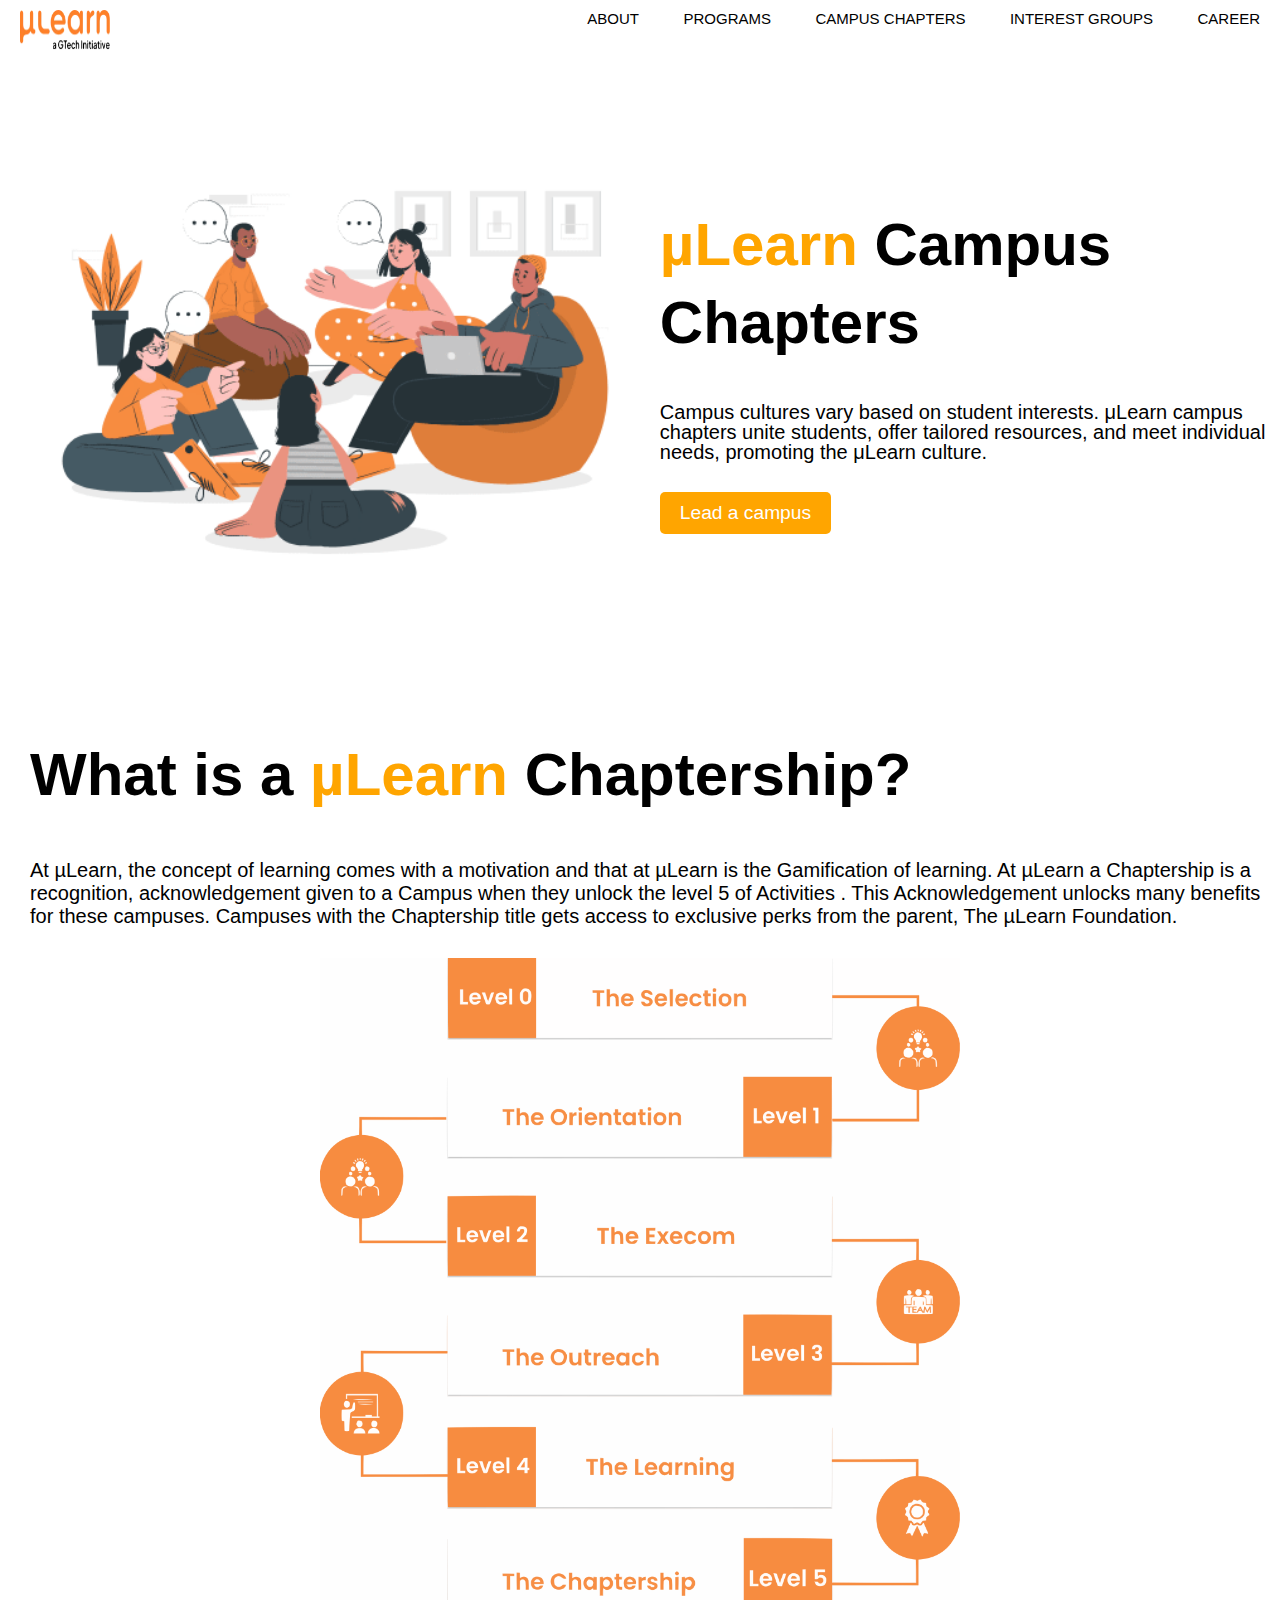
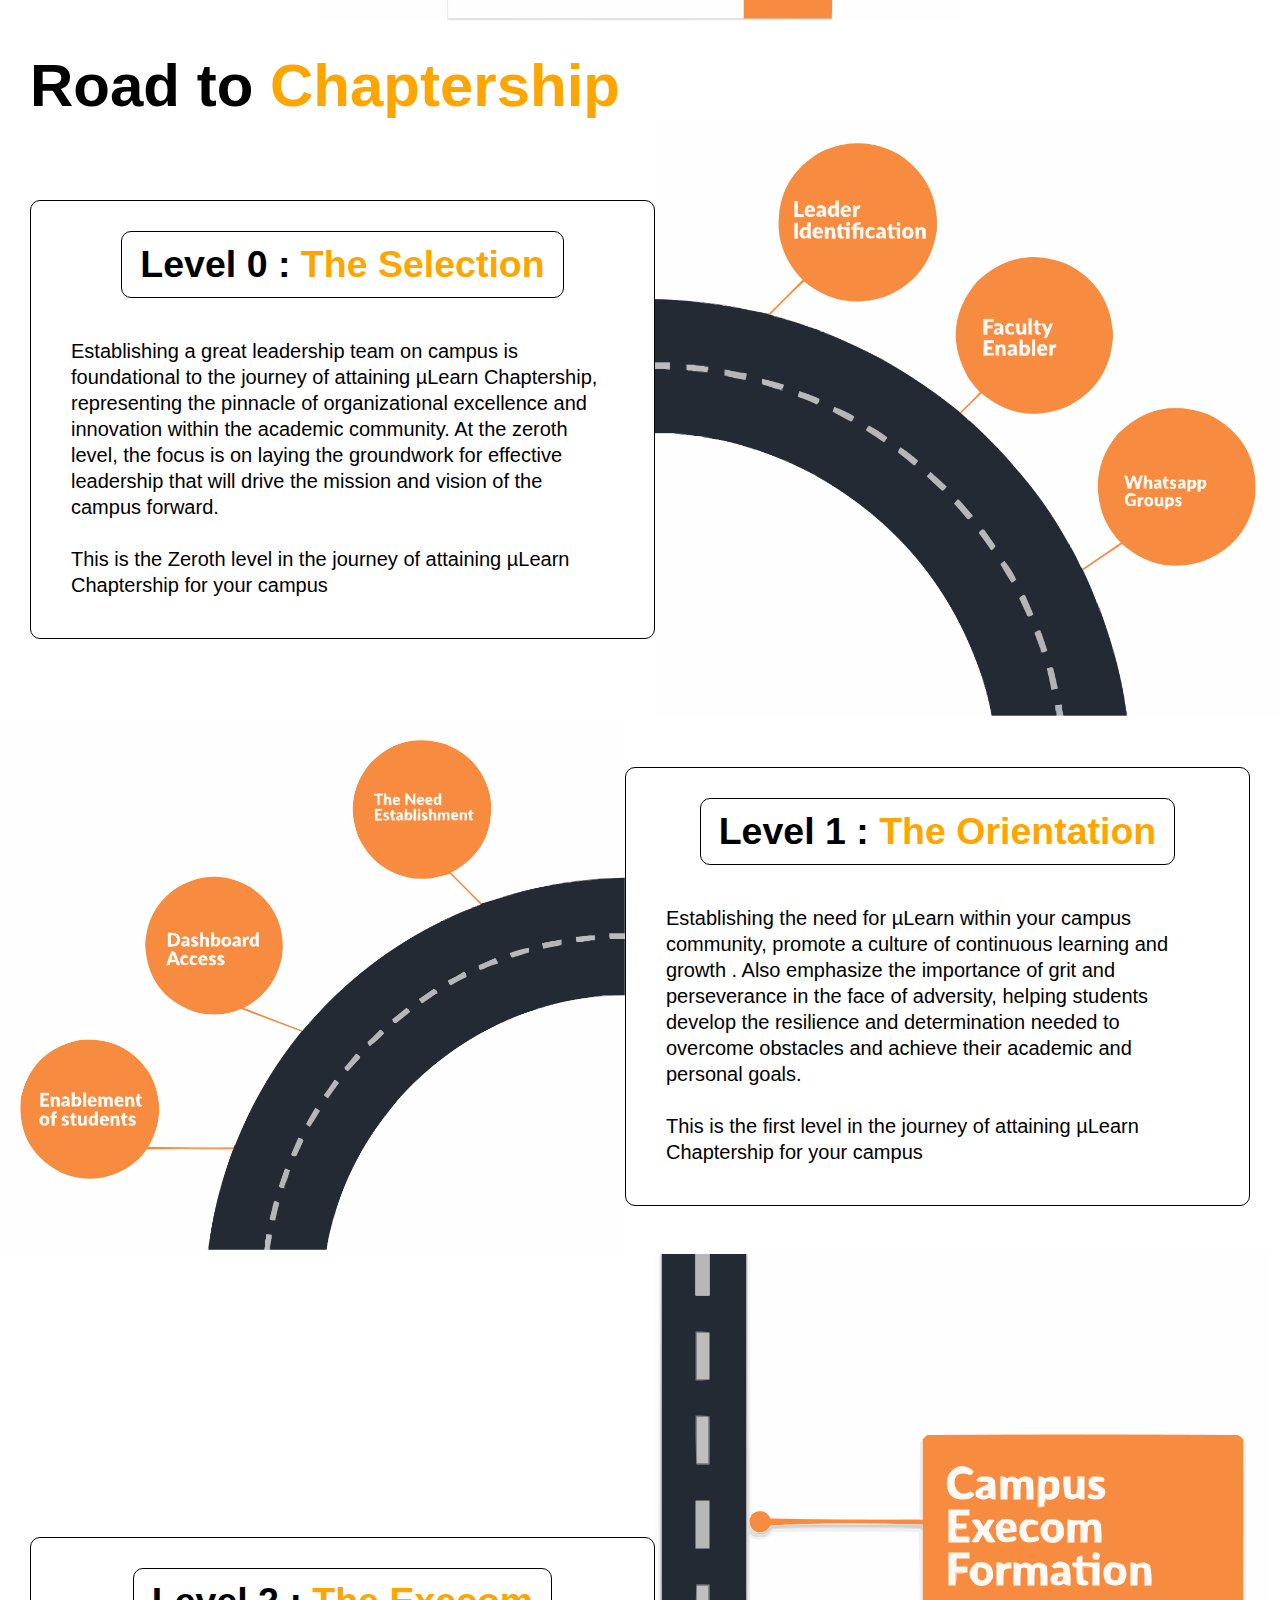
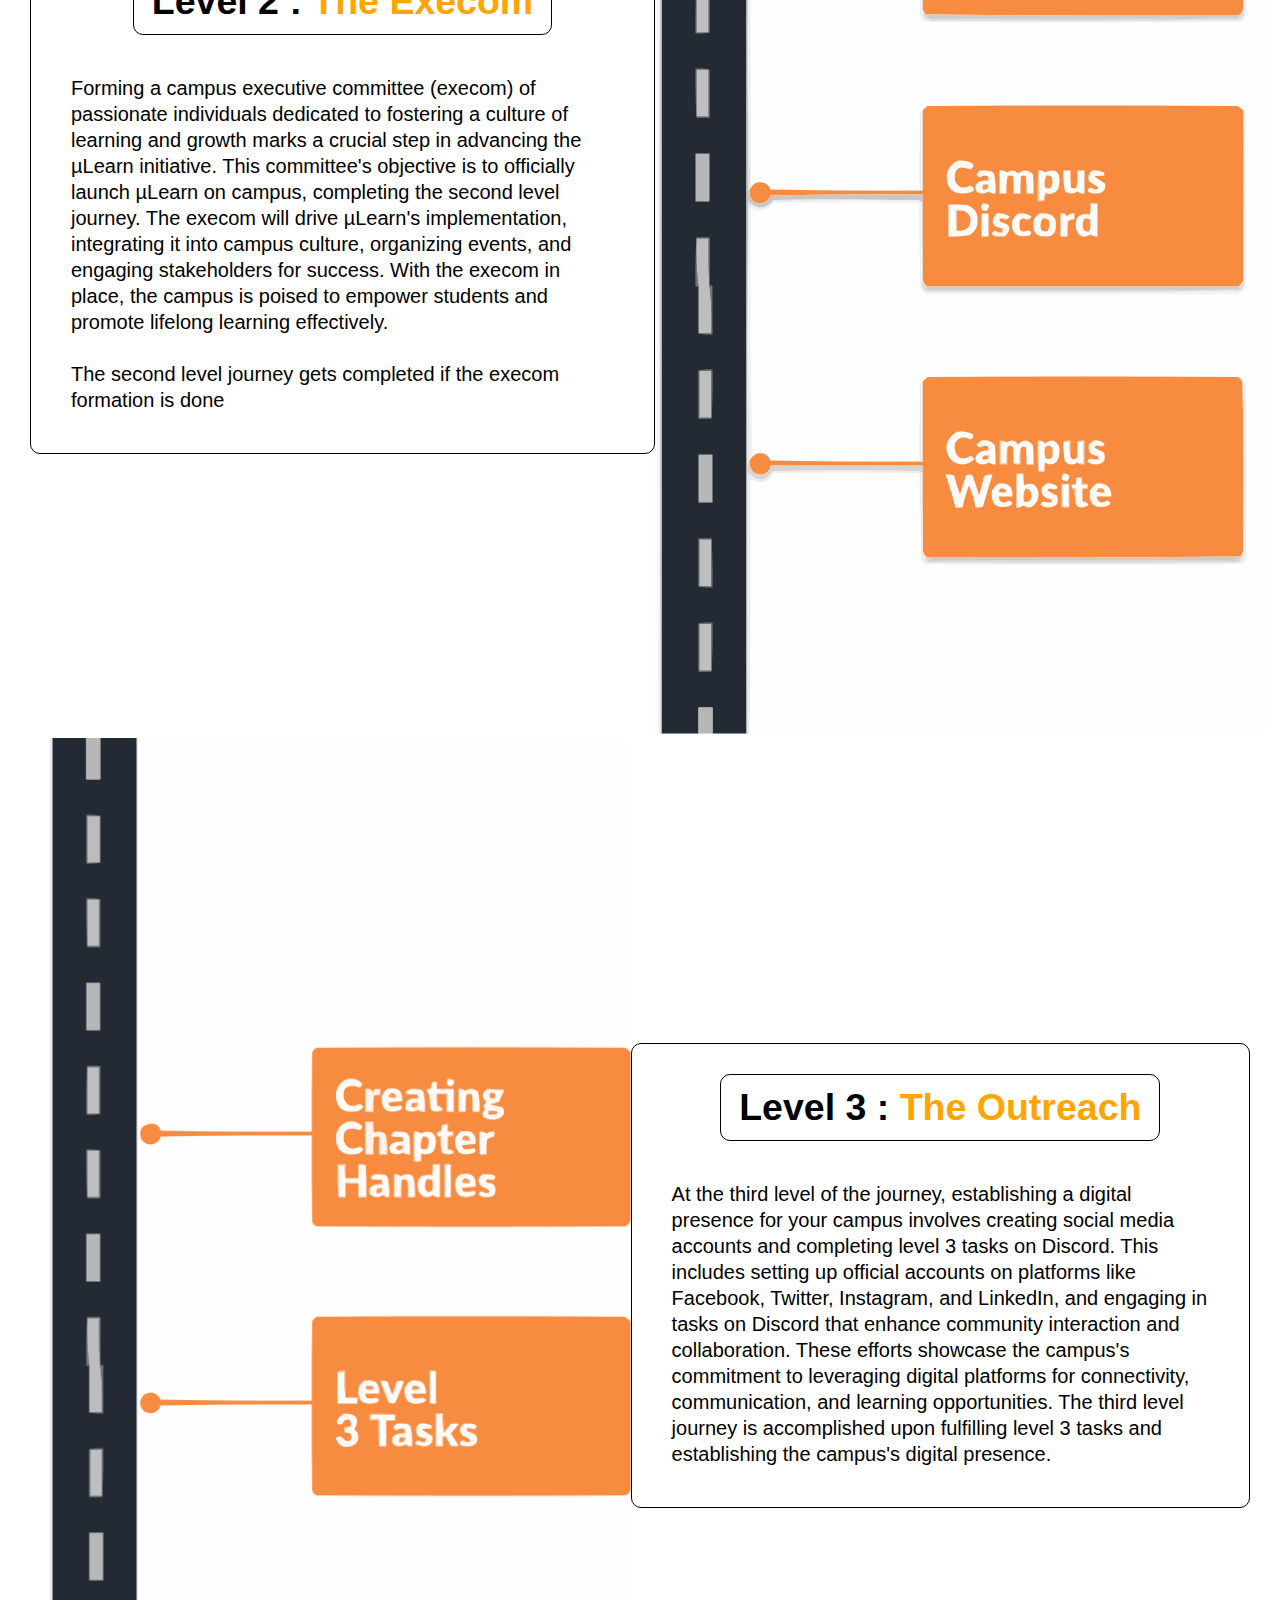
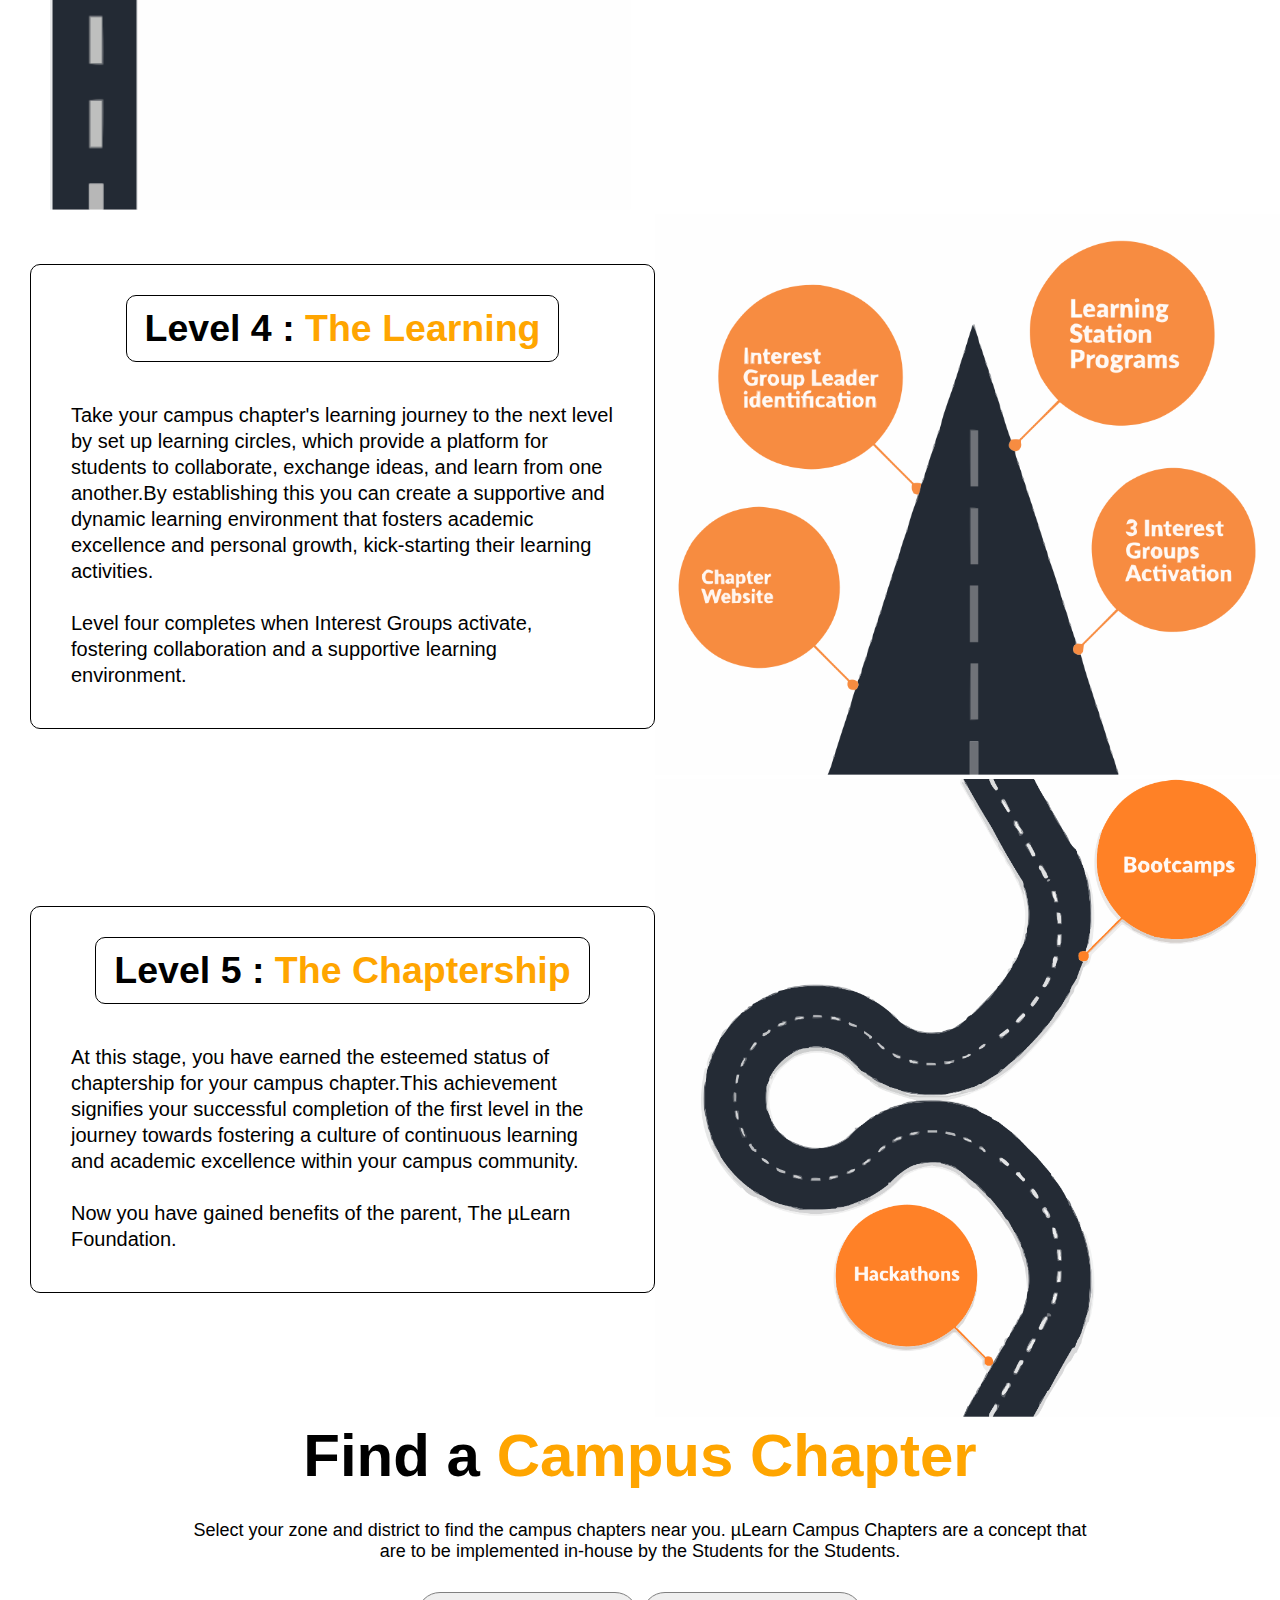
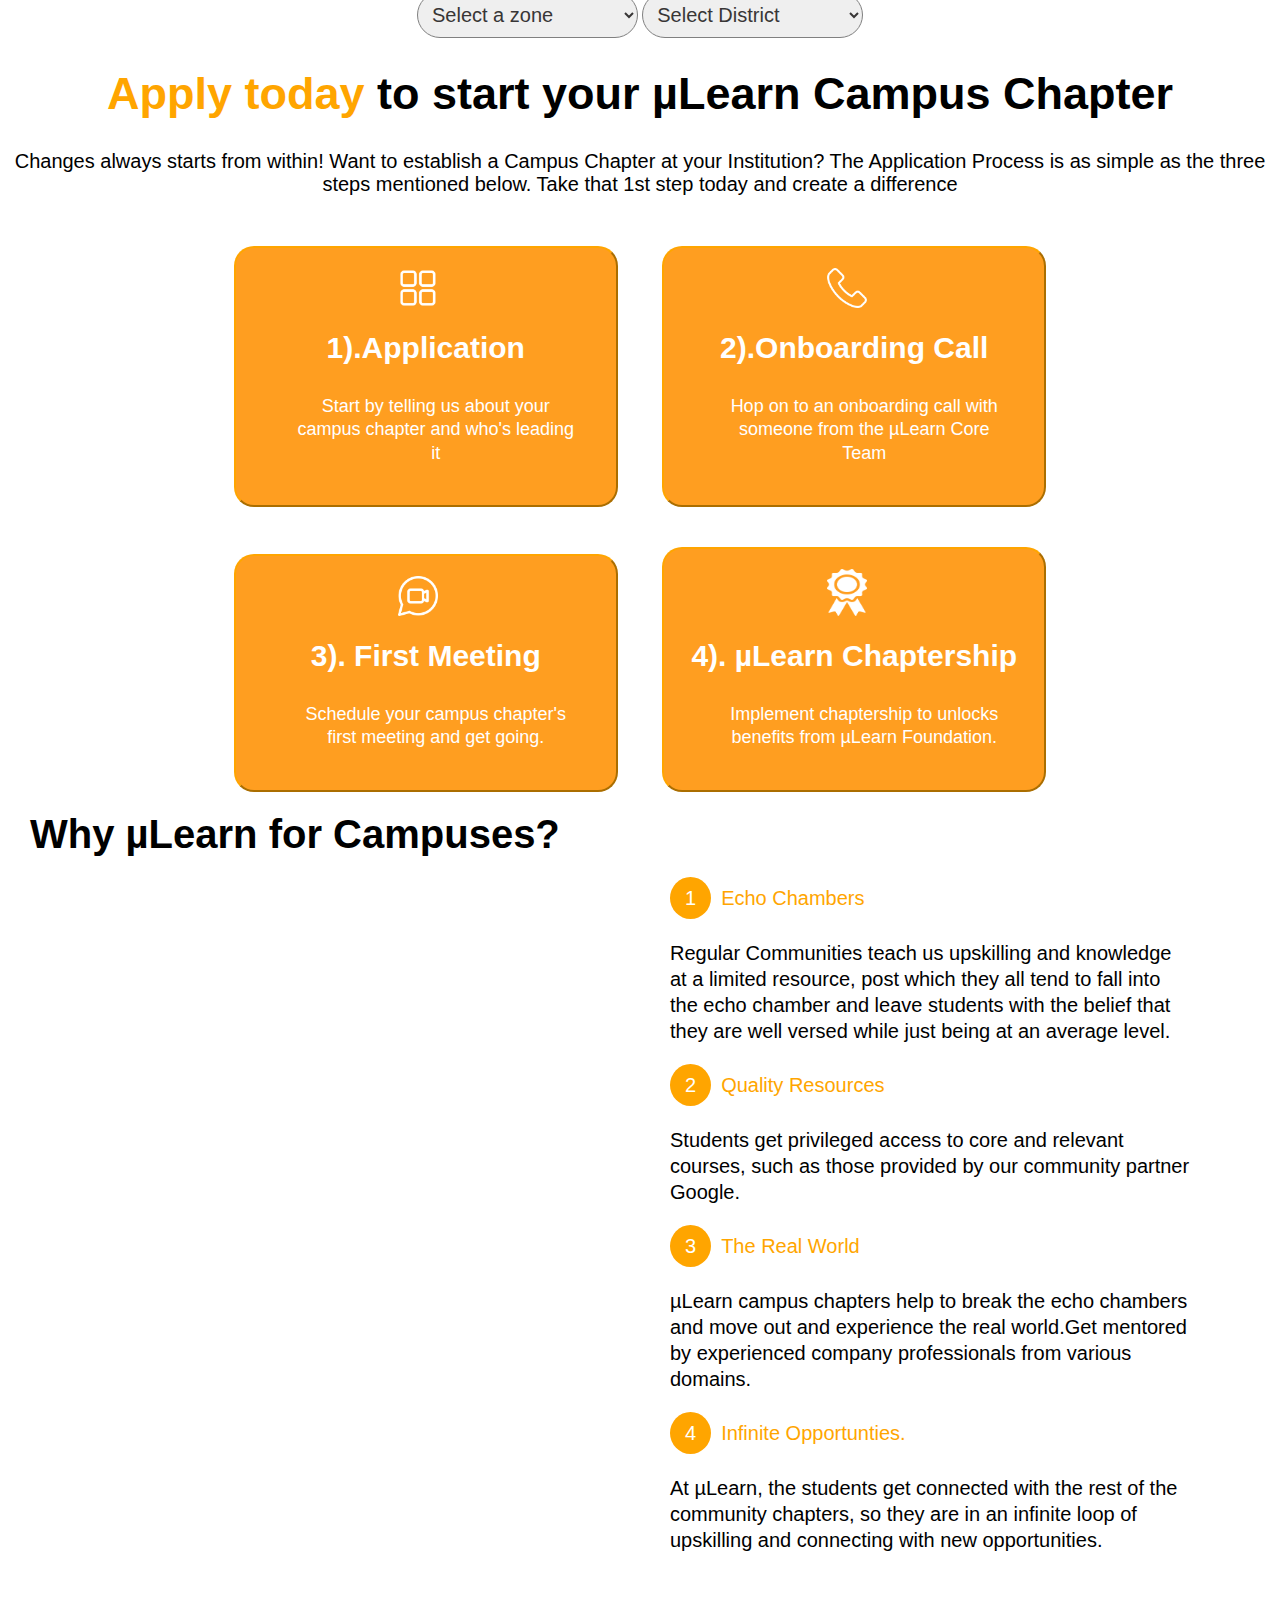
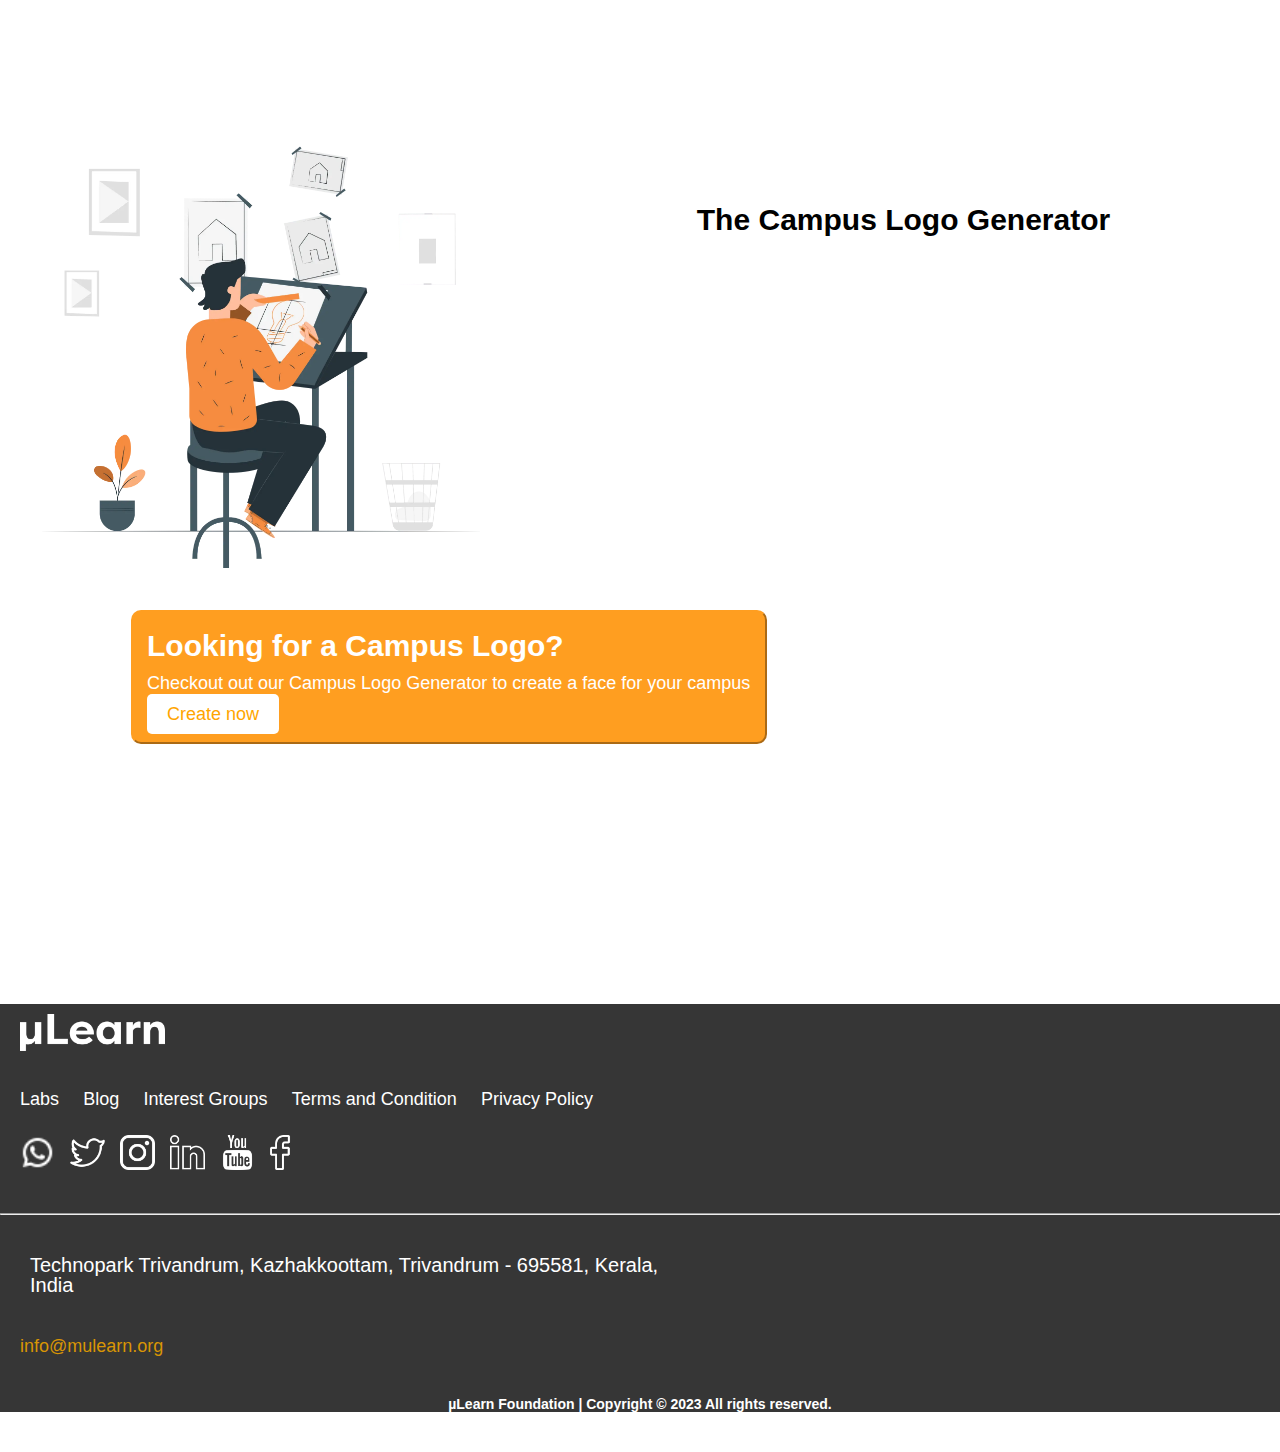
<file: index.html>
<!DOCTYPE html>
<html lang="en">
<head>
    <meta charset="UTF-8">
    <meta name="viewport" content="width=device-width, initial-scale=1.0">
    <title>Mulearn</title>
    <link rel="stylesheet" href="mulearn.css">
</head>
<body>
    <div class="top_image">
        <img src="images_mulearn\nav-img.webp">
    </div>
    <div class="top">
        <ul>
            <li>About</li>
            <li>Programs</li>
            <li>Campus Chapters</li>
            <li>Interest Groups</li>
            <li>Career</li>
          </ul>
    </div>
    <div class="image">
        <img src="images_mulearn\mu.gif">
        <div class="gif">
            <h1><span class="orange">µLearn</span> Campus <br>Chapters</h1>
            <p>Campus cultures vary based on student interests. μLearn campus chapters unite students, 
                offer tailored resources, and meet individual needs, promoting the μLearn culture.</p>
            <button><a href="https://airtable.com/appraK5skTehbeWyA/shrL3j7CU9xA55hs1">Lead a campus</a></button>
        </div>
    </div>

    <div class="chaptership">
        <h1><p>What is a <span class="orange">µLearn</span> Chaptership?</p></h1>
        <p>At µLearn, the concept of learning comes with a motivation and that at µLearn is the Gamification of learning. 
        At µLearn a Chaptership is a recognition, acknowledgement given to a Campus when they unlock the level 5 of Activities .
        This Acknowledgement unlocks many benefits for these campuses. 
        Campuses with the Chaptership title gets access to exclusive perks from the parent, The µLearn Foundation.</p>
        <img src="images_mulearn\chaptership.png" alt="chaptership">
    </div>
    <div class="road">
        <h1>Road to <span class="orange">Chaptership</span></h1>
    </div>
    <div class="flexrow">
        <div class="flex1">
            <div class="head"><h2>Level 0 : <span class="heading"> The Selection</span></h2></div>
            <p>Establishing a great leadership team on campus is foundational to the journey of attaining µLearn Chaptership, representing the pinnacle of organizational excellence and innovation within the academic community. At the zeroth level, the focus is on laying the groundwork for effective leadership that will drive the mission and vision of the campus forward.
                <br><br>This is the Zeroth level in the journey of attaining µLearn Chaptership for your campus</p>
        </div>
        <div class="img1">
            <img src="images_mulearn\level0.png">
        </div>
    </div>
    <div class="flexrow">
        <div class="img1">
            <img src="images_mulearn\level1.png">
        </div>
        <div class="flex2">
            <div class="head"><h2>Level 1 : <span class="heading">The Orientation</span></h2></div>
            <p>Establishing the need for µLearn within your campus community, promote a culture of continuous learning and growth . Also emphasize the importance of grit and perseverance in the face of adversity, helping students develop the resilience and determination needed to overcome obstacles and achieve their academic and personal goals.
            <br><br>This is the first level in the journey of attaining µLearn Chaptership for your campus</p>
        </div>
    </div>
    <div class="flexrow">
        <div class="flex1">
            <div class="head"><h2>Level 2 : <span class="heading">The Execom</span></h2></div>
            <p>Forming a campus executive committee (execom) of passionate individuals dedicated to fostering a culture of learning and growth marks a crucial step in advancing the µLearn initiative. This committee's objective is to officially launch µLearn on campus, completing the second level journey. The execom will drive µLearn's implementation, integrating it into campus culture, organizing events, and engaging stakeholders for success. With the execom in place, the campus is poised to empower students and promote lifelong learning effectively.
            <br><br>The second level journey gets completed if the execom formation is done</p>
        </div>
        <div class="img1">
            <img src="images_mulearn\level2.png">
        </div>
    </div>
    <div class="flexrow">
        <div class="img2">
            <img src="images_mulearn\level3.png">
        </div>
        <div class="flex2">
            <div class="head"><h2>Level 3 : <span class="heading">The Outreach</span></h2></div>
            <p>At the third level of the journey, establishing a digital presence for your campus involves creating social media accounts and completing level 3 tasks on Discord. This includes setting up official accounts on platforms like Facebook, Twitter, Instagram, and LinkedIn, and engaging in tasks on Discord that enhance community interaction and collaboration. These efforts showcase the campus's commitment to leveraging digital platforms for connectivity, communication, and learning opportunities.
                The third level journey is accomplished upon fulfilling level 3 tasks and establishing the campus's digital presence.</p>
        </div>
    </div>
    <div class="flexrow">
        <div class="flex1">
            <div class="head"><h2>Level 4 : <span class="heading">The Learning</span></h2></div>
            <p>Take your campus chapter's learning journey to the next level by set up learning circles, which provide a platform for students to collaborate, exchange ideas, and learn from one another.By establishing this you can create a supportive and dynamic learning environment that fosters academic excellence and personal growth, kick-starting their learning activities.
            <br><br>Level four completes when Interest Groups activate, fostering collaboration and a supportive learning environment.</p>
        </div>
        <div class="img1">
            <img src="images_mulearn\level4.png">
        </div>
    </div>
    <div class="flexrow">
        <div class="flex1">
            <div class="head"><h2>Level 5 : <span class="heading">The Chaptership</span></h2></div>
            <p>At this stage, you have earned the esteemed status of chaptership for your campus chapter.This achievement signifies your successful completion of the first level in the journey towards fostering a culture of continuous learning and academic excellence within your campus community.
            <br><br>Now you have gained benefits of the parent, The µLearn Foundation.</p>
        </div>
        <div class="img1">
            <img src="images_mulearn\level5.png">
        </div>
    </div>

    <div class="find">
        <h1>Find a <span class="orange">Campus Chapter</span></h1>
        <p>Select your zone and district to find the campus chapters near you. 
        µLearn Campus Chapters are a concept that are to be implemented in-house by the Students for the Students.</p>
        <select>
            <option>Select a zone</option>
            <option>North</option>
            <option>Central</option>
            <option>South</option>
        </select>
        <select>
            <option>Select District</option>
            <option>Allapuzha</option>
            <option>Ernakulam</option>
            <option>Idukki</option>
            <option>Kannur</option>
            <option>Kasargod</option>
            <option>Kollam</option>
            <option>Kottayam</option>
            <option>Kozhikode</option>
            <option>Malappuram</option>
            <option>Palakkad</option>
            <option>Pathanamthitta</option>
            <option>Thrissur</option>
            <option>Trivandrum</option>
            <option>Wayanad</option>
        </select>
    </div>
    <div class="apply">
        <h1><span class="orange">Apply today</span> to start your µLearn Campus Chapter</h1>
        <p>Changes always starts from within! Want to establish a Campus Chapter at your Institution? 
        The Application Process is as simple as the three steps mentioned below. 
        Take that 1st step today and create a difference</p>
        <button>
            <div class="img"><img src="images_mulearn\application.webp" alt="application">
            <p>1).Application <br><div class="desc">Start by telling us about your campus chapter and who's leading it</div></p></div>
        </button>
        <button>
            <div class="img"><img src="images_mulearn\onboarding.webp" alt="call">
            <p>2).Onboarding Call<br><div class="desc">Hop on to an onboarding call with someone from the µLearn Core Team</div></p></div>
        </button>
        <button>
            <div class="img"><img src="images_mulearn\meeting.webp" alt="meeting">
            <p>3). First Meeting<br><div class="desc">Schedule your campus chapter's first meeting and get going.</div></p></div>
        </button>
        <button>
            <div class="img"><img src="images_mulearn\Badge.png" alt="badge">
            <p>4). µLearn Chaptership<br><div class="desc">Implement chaptership to unlocks benefits from µLearn Foundation.</div></p></div>
        </button>
    </div>

    <div class="title"><h1>Why µLearn for Campuses?</h1></div>
    <div class="why">
        <iframe width="560" height="315" src="https://www.youtube.com/embed/3sycnoFCeaM?si=aGA5bZnIRQKfSIzX" title="YouTube video player" frameborder="0" allow="accelerometer; autoplay; clipboard-write; encrypted-media; gyroscope; picture-in-picture; web-share" referrerpolicy="strict-origin-when-cross-origin" allowfullscreen></iframe>
        <h2><span class="num">1</span>Echo Chambers</h2>
        <p>Regular Communities teach us upskilling and knowledge at a limited resource, post which they all 
            tend to fall into the echo chamber and leave students with 
            the belief that they are well versed while just being at an average level.</p>
        <h2><span class="num">2</span>Quality Resources</h2>
        <p>Students get privileged access to core and relevant courses, such as those provided by our community partner Google.</p>
        <h2><span class="num">3</span>The Real World</h2>
        <p>µLearn campus chapters help to break the echo chambers and move out and 
            experience the real world.Get mentored by experienced company professionals from various domains.</p>
        <h2><span class="num">4</span>Infinite Opportunties.</h2>
        <p>At µLearn, the students get connected with the rest of the community chapters, 
            so they are in an infinite loop of upskilling and connecting with new opportunities.</p>
    </div>

    <div class="image2"><img src="images_mulearn\logogen.webp"></div>
    <div class="logo">
        <h2>The Campus Logo Generator</h2>
        <button>
            <h3>Looking for a Campus Logo?</h3>
            <p>Checkout out our Campus Logo Generator to create a face for your campus</p>
            <a href="https://mulearn.org/campus-logo-generator">Create now</a>
        </button>
    </div>

    <footer>
        <div class="bottom">
        <img src="images_mulearn\µLearn-white.webp" alt="mulearn white">
        <div class="links"> 
            <a href class>Labs</a>  
            <a href class>Blog</a>  
            <a href class>Interest Groups</a>
            <a href class>Terms and Condition</a>  
            <a href class>Privacy Policy</a>
        </div>
        <div class="images">
            <a href="https://chat.whatsapp.com/Lw5IM058dVsBBM3vkn0fsH"><img src="images_mulearn\whatsapp.png"alt="whatsapp"></a>
            <a href="https://twitter.com/GtechMulearn"><img src="images_mulearn\twitter.webp"alt="twitter"></a>
            <a href="https://www.instagram.com/gtechmulearn/"><img src="images_mulearn\instagram.webp"alt="Instagram"></a>
            <a href="https://www.linkedin.com/company/gtechmulearn/"><img src="images_mulearn\linkedin.webp"alt="LinkedIn"></a>
            <a href="https://www.youtube.com/c/mulearn"><img src="images_mulearn\youtube.webp"alt="youtube"></a>
            <a href="https://www.facebook.com/gtechmulearn"><img src="images_mulearn\facebook.webp"alt="facebook"></a>
        </div>
        <hr>
        <p>Technopark Trivandrum, Kazhakkoottam, Trivandrum - 695581, Kerala, India</p>
        <p><a href="info@mulearn.org">info@mulearn.org</a></p>
        <p><h6>µLearn Foundation | Copyright © 2023 All rights reserved.</h6></p>
    </div>
    </footer>
</body>
</html>
</file>
<file: mulearn.css>
*{
    margin: 0;
    padding: 0;
    box-sizing: border-box;
    max-width: 100%;
    font-family: sans-serif;
}
/*for the top image and text*/
.top ul li
{
    list-style: none;
    margin:0 20px;
    font-size: 15px;
    text-transform: uppercase;
    transition: 1.5s;
    align-items: right;
    display: inline-block;
    padding-top: 10px;
}
.top ul
{
    text-align: right;
}
.top_image img
{
    width: 90px;
    height:40px;
    float: left;
    margin-top: 10px;
    margin-left: 20px;
}

/*for the next part*/
.image
{
    display: flex;
    width: 100%;
    align-items: center;
}
.gif
{
    width: 50%;
    padding: 10px 10px 10px 10px;
}
.gif h1
{
    font-size: 60px;
    font-family: sans-serif;
    margin: 0px;
    line-height: 130%;
}
.gif p
{
    padding: 0px;
    font-size: 20px;
    font-family: sans-serif;
    margin-top: 40px;
    margin-bottom: 30px;
    line-height: 100%;
}

.gif .orange{
    color: orange;
    font-weight: bold;
}
.gif button
{
    background-color: orange;
    border: none;
    font-size: larger;
    border-radius: 5px;
    padding: 10px 20px;
    color: white;
}
a:link{
    text-decoration: none;
    color: white;
}
.image img
{
    width: 50%;
    margin-right: 10px;
    margin-left: 10px;
    padding-top: 10px;
}

/*chaptership part*/
.chaptership .orange
{
    color: orange;
    font-weight: bold;
}
.chaptership h1 p
{
    font-size: 60px;
    margin-left: 30px;
}
.chaptership p
{
    font-size: 20px;
    margin-top: 50px;
    margin-bottom: 30px;
    margin-left: 30px;
}
.chaptership img
{
    width: 50%;
    height: 50%;
    display: block;
    margin: auto;
    margin-bottom: 30px;
}

/*road part*/
.road h1
{
    margin-left: 30px;
    font-size: 60px;
}
.road .orange
{
    color: orange;
    font-weight: bold;
}
/*flex part*/
.flexrow
{
    display: flex;
    align-items: center;
}
.flex1
{
    border: solid black 1px;
    border-radius: 10px;
    margin-left: 30px;
    width: 50%;
}
.flex1 .head
{
    border: 1px solid black;
    padding: 11px 18px;
    border-radius: 10px;
    width: fit-content;
    margin: 0 auto;
    font-weight: 600;
    margin-top: 30px;
    font-size: 25px;
}
.heading
{
    color: orange;
}
.flex1 p
{
    font-size: 20px;
    margin-left: 20px;
    margin: 40px;
    line-height: 130%;
}
.img1
{
    width: 50%;
    float: right;
}
.flex2 .head
{
    border: 1px solid black;
    padding: 11px 18px;
    border-radius: 10px;
    width: fit-content;
    margin: 0 auto;
    font-weight: 600;
    margin-top: 30px;
    font-size: 25px;
}
.flex2
{
    border: solid black 1px;
    border-radius: 10px;
    margin-right: 30px;
    width: 50%;
}
.flex2 p
{
    font-size: 20px;
    margin-left: 20px;
    margin: 40px;
    line-height: 130%;
}
.img2
{
    margin-left: 50px;

}

/*find*/
.find
{
    width: 75%;
    margin: 0 auto;
    text-align: center;
}
.find h1
{
    font-size: 60px;
}
.find .orange
{
    color: orange;
}
.find p
{
    font-size: 18px;
    text-align: center;
    margin: 30px;
}
.find select
{
    font-size: 20px;
    border-radius: 50px;
    width: 23%;
    padding: 10px 0px 10px 10px;
    color: rgb(56, 54, 54);
    border-color: gray;
    margin-bottom: 30px;
}

/*appy part*/
.apply
{
    text-align: center;
    width: 100%;
    margin: auto;
}
.apply h1
{
    font-size: 45px;
    margin-bottom: 30px;
}
.apply .orange
{
    color:orange;
}
.apply p
{
    font-size: 20px;
    margin-bottom: 30px;
}
.apply button
{
    color: white;
    background-color:rgb(255, 158, 32);
    width: 30%;
    padding: 10px 10px 10px 10px;
    border-radius: 20px;
    border-color: orange;
    margin: 20px;
}
.apply .img img
{
    width: 60px;
    padding: 10px 10px 10px 10px;
    margin-bottom: 10px;
}
.apply .img p
{
    font-size: 30px;
    font-weight: bold;
}
.apply .img .desc
{
    font-size: 18px;
    line-height: 130%;
    text-align: center;
    margin-left: 50px;
    margin-right: 30px;
}

/*why part*/
.title h1
{
    font-size: 40px;
    margin-bottom: 30px;
    margin-left: 30px;
}
.why
{
    margin-bottom: 10px;
}
.why iframe
{
    border-top-width: 0px;
    border-bottom-width: 0px;
    border-left-width: 0px;
    border-right-width: 0px;
    margin-left: 20px;
    float: left;
    margin-top: 150px;
    margin-bottom: 250px;
    margin-right: 90px;
}
.why h2
{
    color: orange;
    font-size: 20px;
    font-weight: lighter;
}
.why p
{
    font-size: 20px;
    margin: 30px;
    line-height: 130%;
    margin-right: 90px;
}
.why .num
{
    background-color: orange;
    color: white;
    padding: 10px 15px;
    border-radius: 50%;
    margin-right: 10px;
}

/*logo*/
.image2
{
    margin-top: 135px;
    margin-bottom: 250px;
}
.logo
{
    margin-left: 0px;
    margin-bottom: 200px;
}
.image2 img
{
    width: 40%;
    float: left;
}
.logo h2
{
    text-align: center;
    margin-left: 90px;
    margin-bottom: 30px;
    font-size: 30px;
    margin-top: 165px;
}
.logo button
{
    background-color: rgb(255, 158, 32);
    color: white;
    margin: 10px;
    border-color: rgb(255, 158, 32);
    border-radius: 10px;
    margin-left: 131px;
    padding: 17px 15px 17px 14px;
    text-align: left;
}
.logo button h3
{
    font-size: 30px;
    margin-bottom: 10px;
}
.logo button p
{
    font-size: 18px;
    margin-bottom: 10px;
}
.logo button a
{
    background-color: white;
    color: orange;
    padding: 10px 20px;
    border-radius: 5px;
    margin: 20px 0;
    font-size: 18px;
}

/*footer*/
footer
{
    margin-top: 250px;
    color: white;
    font-size: 15px;
    font-weight: 100;
}
.bottom
{
    background-color: rgb(54, 54, 54);
    width: 100%;
}
.bottom img
{
    width: 145px;
    margin-top: 10px;
    margin-left: 20px
}
.bottom .images
{
    display: flex;
    margin-left: 0px;
    margin-bottom: 40px;
    width: 35px;
}
.bottom .links
{
    margin-bottom: 15px;
    margin-top: 35px;
}
.bottom .links a
{
    width: 145px;
    margin-top: 10px;
    margin-left: 20px;
    color: white;
    font-size: 18px;
}
.bottom .images a,img
{
    margin-right: 15px;
}
.bottom p
{
    margin-top: 40px;
    margin-left: 30px;
    line-height: 100%;
    width: 50%;
    font-size: 20px;
}
.bottom p a
{
    color: rgb(216, 149, 4);
    font-size: 18px;
    margin-left: -10px;
}
.bottom h6
{
    font-size: 14px;
    text-align: center;
    margin-bottom: 20px;
}
</file>
